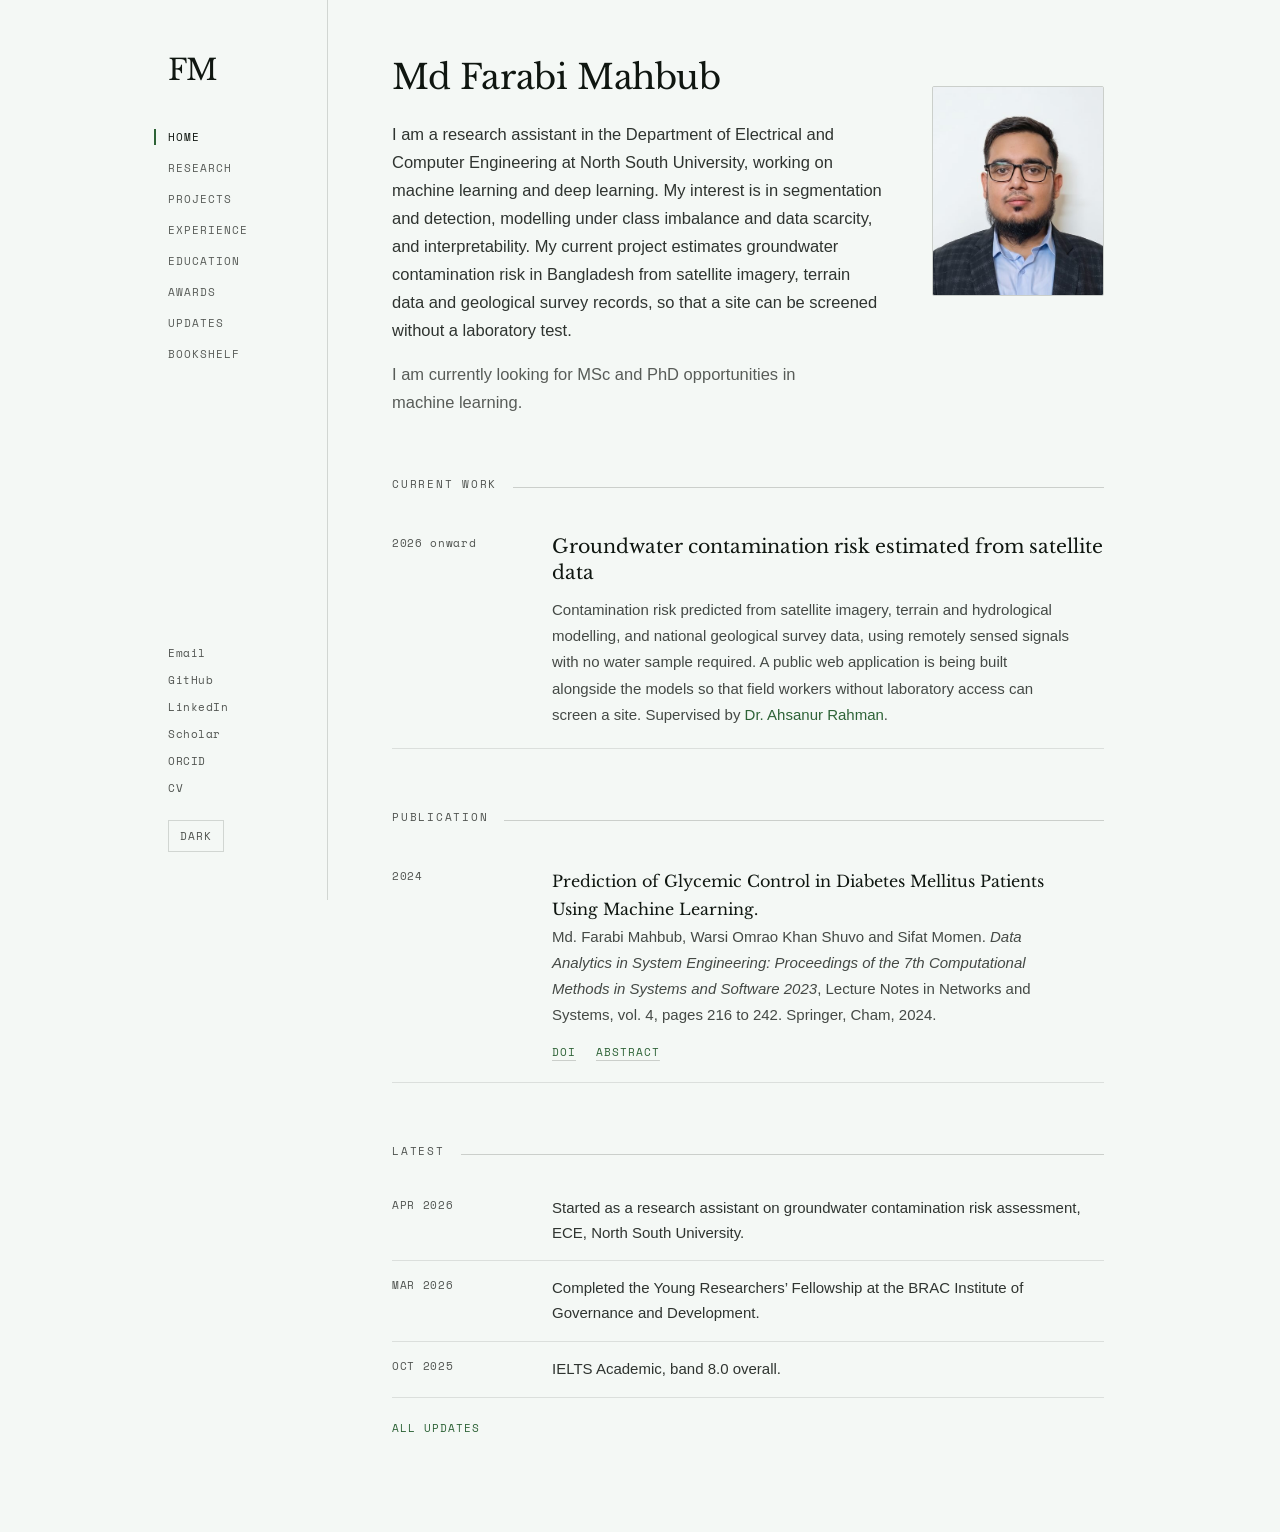
<file: index.html>
<!DOCTYPE html>
<html lang="en">
<head>
<meta charset="utf-8">
<meta name="viewport" content="width=device-width, initial-scale=1">
<title>Md Farabi Mahbub</title>
<meta name="description" content="Research assistant in Electrical and Computer Engineering at North South University. Machine learning and deep learning: segmentation and detection, learning under label scarcity, generative models, and interpretability.">
<meta name="google-site-verification" content="v5icGRv_xbPOg4D1aeQvTkvyldNkDUCDgBCeuep9qSk">
<link rel="icon" href="favicon.ico" sizes="48x48">
<link rel="icon" href="assets/favicon-192.png" type="image/png" sizes="192x192">
<link rel="icon" href="assets/favicon.svg" type="image/svg+xml">
<link rel="apple-touch-icon" href="assets/apple-touch-icon.png">
<link rel="preconnect" href="https://fonts.googleapis.com">
<link rel="preconnect" href="https://fonts.gstatic.com" crossorigin>
<link href="https://fonts.googleapis.com/css2?family=Libre+Baskerville:ital,wght@0,400;0,700;1,400&family=Space+Mono:wght@400&display=swap" rel="stylesheet">
<link rel="stylesheet" href="assets/style.css?v=9">
<link rel="canonical" href="https://farabimahbub.github.io/">
<meta property="og:url" content="https://farabimahbub.github.io/">
<meta property="og:type" content="profile">
<meta property="og:image" content="https://farabimahbub.github.io/assets/portrait.jpg">
<meta property="og:image:width" content="430">
<meta property="og:image:height" content="525">
<meta name="twitter:card" content="summary">
<meta property="og:site_name" content="Md Farabi Mahbub">
<meta property="og:title" content="Md Farabi Mahbub">
<meta property="og:description" content="Machine learning and deep learning: segmentation and detection, learning under label scarcity, and interpretability.">
<script>try{if(localStorage.getItem('fm-theme')==='dark')document.documentElement.setAttribute('data-theme','dark')}catch(e){}</script>
<script src="assets/main.js" defer></script>
<script type="application/ld+json">
{
  "@context": "https://schema.org",
  "@type": "ProfilePage",
  "url": "https://farabimahbub.github.io/",
  "mainEntity": {
    "@type": "Person",
    "name": "Md Farabi Mahbub",
    "alternateName": ["Farabi Mahbub", "Md. Farabi Mahbub"],
    "url": "https://farabimahbub.github.io/",
    "image": "https://farabimahbub.github.io/assets/portrait.jpg",
    "description": "Research assistant in Electrical and Computer Engineering at North South University, working on machine learning and deep learning.",
    "email": "mailto:farabimahbub@gmail.com",
    "jobTitle": "Research Assistant",
    "affiliation": {
      "@type": "CollegeOrUniversity",
      "name": "North South University",
      "department": "Department of Electrical and Computer Engineering"
    },
    "alumniOf": {
      "@type": "CollegeOrUniversity",
      "name": "North South University"
    },
    "knowsAbout": ["Machine learning", "Deep learning", "Computer vision", "Image segmentation", "Object detection", "Model architecture", "Generative models", "Learning under label scarcity", "Class imbalance", "Interpretability", "Remote sensing"],
    "identifier": "https://orcid.org/0009-0001-5805-5018",
    "sameAs": [
      "https://github.com/farabimahbub",
      "https://www.linkedin.com/in/farabimahbub",
      "https://scholar.google.com/citations?user=rqI1NVMAAAAJ",
      "https://orcid.org/0009-0001-5805-5018"
    ]
  }
}
</script>
<script type="application/ld+json">
{
  "@context": "https://schema.org",
  "@type": "WebSite",
  "name": "Md Farabi Mahbub",
  "alternateName": ["Farabi Mahbub", "farabimahbub.github.io"],
  "url": "https://farabimahbub.github.io/"
}
</script>
</head>
<body>
<a class="skip" href="#main">Skip to content</a>
<div class="layout">

  <aside class="sidebar">
    <a class="brand" href="index.html">FM</a>
    <nav class="nav" aria-label="Sections">
      <a href="index.html" aria-current="page">Home</a>
      <a href="research.html">Research</a>
      <a href="projects.html">Projects</a>
      <a href="experience.html">Experience</a>
      <a href="education.html">Education</a>
      <a href="awards.html">Awards</a>
      <a href="updates.html">Updates</a>
      <a href="bookshelf.html">Bookshelf</a>
    </nav>
    <div class="social">
      <a href="mailto:farabimahbub@gmail.com">Email</a>
      <a href="https://github.com/farabimahbub" target="_blank" rel="noopener">GitHub</a>
      <a href="https://www.linkedin.com/in/farabimahbub" target="_blank" rel="noopener">LinkedIn</a>
      <a href="https://scholar.google.com/citations?user=rqI1NVMAAAAJ" target="_blank" rel="noopener">Scholar</a>
      <a href="https://orcid.org/0009-0001-5805-5018" target="_blank" rel="noopener">ORCID</a>
      <a href="assets/cv.pdf">CV</a>
    </div>
    <button class="theme-toggle" id="theme-toggle" type="button">Dark</button>
  </aside>

  <main class="main" id="main">

    <div class="hero">
      <div>
        <h1 class="page-title">Md Farabi Mahbub</h1>
        <p class="lede">I am a research assistant in the Department of Electrical and Computer Engineering at North South University, working on machine learning and deep learning. My interest is in segmentation and detection, modelling under class imbalance and data scarcity, and interpretability. My current project estimates groundwater contamination risk in Bangladesh from satellite imagery, terrain data and geological survey records, so that a site can be screened without a laboratory test.</p>
        <p class="lede lede--mut">I am currently looking for MSc and PhD opportunities in machine learning.</p>
      </div>
      <img class="portrait" src="assets/portrait.jpg" alt="Md Farabi Mahbub" width="172" height="210" onerror="this.remove()">
    </div>

    <div class="section"><h2>Current work</h2></div>
    <div class="list">
      <div class="row">
        <div class="meta"><span>2026 onward</span></div>
        <div>
          <div class="row-head"><h3 class="row-title">Groundwater contamination risk estimated from satellite data</h3></div>
          <p>Contamination risk predicted from satellite imagery, terrain and hydrological modelling, and national geological survey data, using remotely sensed signals with no water sample required. A public web application is being built alongside the models so that field workers without laboratory access can screen a site. Supervised by <a href="https://ece.northsouth.edu/people/dr-ahsanur-rahman/" target="_blank" rel="noopener">Dr. Ahsanur Rahman</a>.</p>
        </div>
      </div>
    </div>

    <div class="section"><h2>Publication</h2></div>
    <div class="list">
      <div class="row">
        <div class="meta"><span>2024</span></div>
        <div>
          <p><span class="cite-title">Prediction of Glycemic Control in Diabetes Mellitus Patients Using Machine Learning.</span><br>Md. Farabi Mahbub, Warsi Omrao Khan Shuvo and Sifat Momen. <em>Data Analytics in System Engineering: Proceedings of the 7th Computational Methods in Systems and Software 2023</em>, Lecture Notes in Networks and Systems, vol. 4, pages 216 to 242. Springer, Cham, 2024.</p>
          <p class="pub-links"><a href="https://doi.org/10.1007/978-3-031-54820-8_18" target="_blank" rel="noopener">DOI</a><a href="research.html#publications">Abstract</a></p>
        </div>
      </div>
    </div>

    <div class="section"><h2>Latest</h2></div>
    <div class="list">
      <div class="line"><span class="meta">APR 2026</span><span>Started as a research assistant on groundwater contamination risk assessment, ECE, North South University.</span></div>
      <div class="line"><span class="meta">MAR 2026</span><span>Completed the Young Researchers&rsquo; Fellowship at the BRAC Institute of Governance and Development.</span></div>
      <div class="line"><span class="meta">OCT 2025</span><span>IELTS Academic, band 8.0 overall.</span></div>
    </div>
    <p class="more"><a href="updates.html">All updates</a></p>

  </main>
</div>
</body>
</html>
</file>
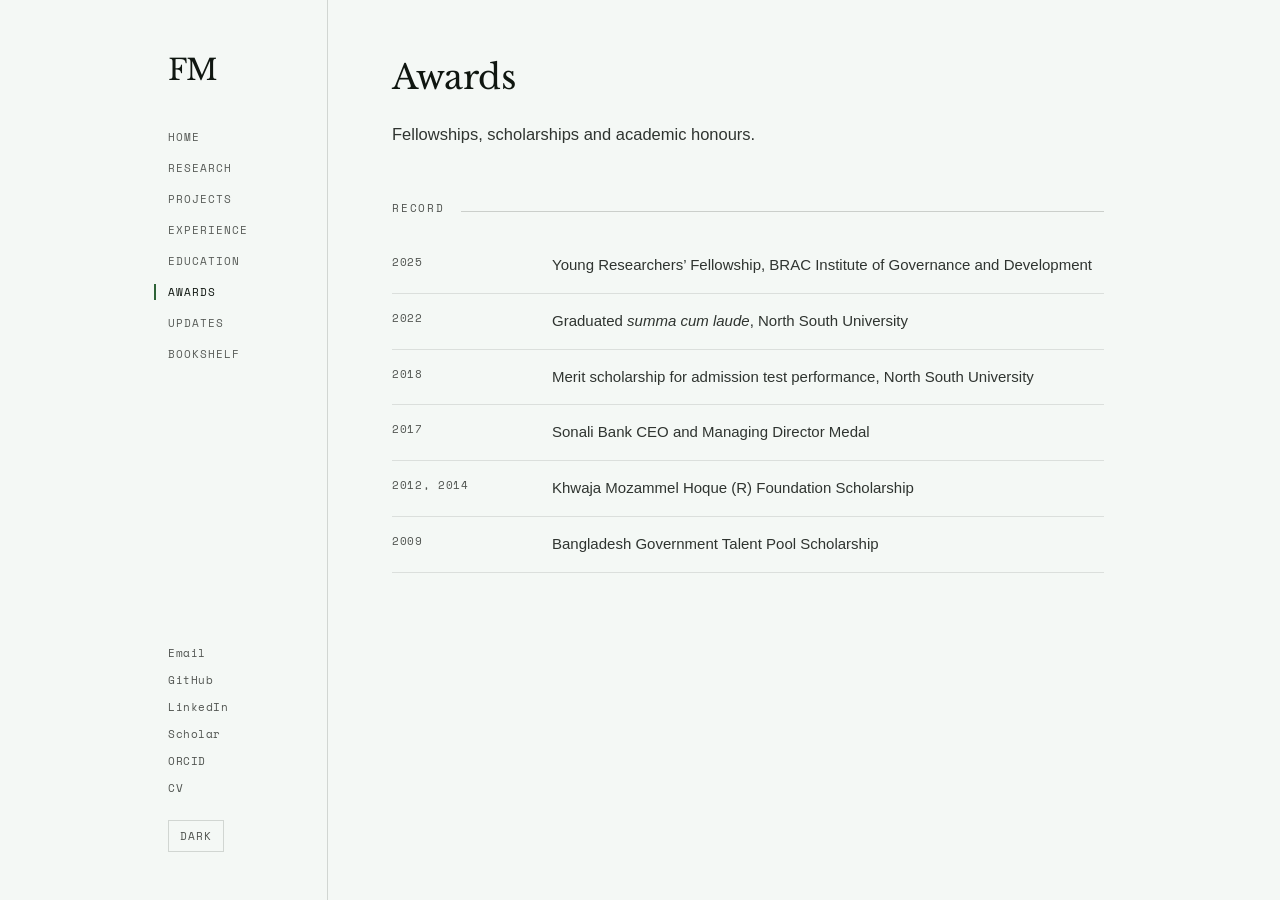
<file: awards.html>
<!DOCTYPE html>
<html lang="en">
<head>
<meta charset="utf-8">
<meta name="viewport" content="width=device-width, initial-scale=1">
<title>Awards &middot; Md Farabi Mahbub</title>
<meta name="description" content="Fellowships, scholarships and academic honours, including the Young Researchers' Fellowship at BIGD and graduating summa cum laude from North South University.">
<link rel="icon" href="favicon.ico" sizes="48x48">
<link rel="icon" href="assets/favicon-192.png" type="image/png" sizes="192x192">
<link rel="icon" href="assets/favicon.svg" type="image/svg+xml">
<link rel="apple-touch-icon" href="assets/apple-touch-icon.png">
<link rel="preconnect" href="https://fonts.googleapis.com">
<link rel="preconnect" href="https://fonts.gstatic.com" crossorigin>
<link href="https://fonts.googleapis.com/css2?family=Libre+Baskerville:ital,wght@0,400;0,700;1,400&family=Space+Mono:wght@400&display=swap" rel="stylesheet">
<link rel="stylesheet" href="assets/style.css?v=9">
<link rel="canonical" href="https://farabimahbub.github.io/awards.html">
<meta property="og:url" content="https://farabimahbub.github.io/awards.html">
<meta property="og:type" content="website">
<meta property="og:site_name" content="Md Farabi Mahbub">
<meta property="og:title" content="Awards &middot; Md Farabi Mahbub">
<script>try{if(localStorage.getItem('fm-theme')==='dark')document.documentElement.setAttribute('data-theme','dark')}catch(e){}</script>
<script src="assets/main.js" defer></script>
</head>
<body>
<a class="skip" href="#main">Skip to content</a>
<div class="layout">

  <aside class="sidebar">
    <a class="brand" href="index.html">FM</a>
    <nav class="nav" aria-label="Sections">
      <a href="index.html">Home</a>
      <a href="research.html">Research</a>
      <a href="projects.html">Projects</a>
      <a href="experience.html">Experience</a>
      <a href="education.html">Education</a>
      <a href="awards.html" aria-current="page">Awards</a>
      <a href="updates.html">Updates</a>
      <a href="bookshelf.html">Bookshelf</a>
    </nav>
    <div class="social">
      <a href="mailto:farabimahbub@gmail.com">Email</a>
      <a href="https://github.com/farabimahbub" target="_blank" rel="noopener">GitHub</a>
      <a href="https://www.linkedin.com/in/farabimahbub" target="_blank" rel="noopener">LinkedIn</a>
      <a href="https://scholar.google.com/citations?user=rqI1NVMAAAAJ" target="_blank" rel="noopener">Scholar</a>
      <a href="https://orcid.org/0009-0001-5805-5018" target="_blank" rel="noopener">ORCID</a>
      <a href="assets/cv.pdf">CV</a>
    </div>
    <button class="theme-toggle" id="theme-toggle" type="button">Dark</button>
  </aside>

  <main class="main" id="main">

    <h1 class="page-title">Awards</h1>
    <p class="lede">Fellowships, scholarships and academic honours.</p>

    <div class="section"><h2>Record</h2></div>
    <div class="list">
      <div class="line"><span class="meta">2025</span><span>Young Researchers&rsquo; Fellowship, BRAC Institute of Governance and Development</span></div>
      <div class="line"><span class="meta">2022</span><span>Graduated <em>summa cum laude</em>, North South University</span></div>
      <div class="line"><span class="meta">2018</span><span>Merit scholarship for admission test performance, North South University</span></div>
      <div class="line"><span class="meta">2017</span><span>Sonali Bank CEO and Managing Director Medal</span></div>
      <div class="line"><span class="meta">2012, 2014</span><span>Khwaja Mozammel Hoque (R) Foundation Scholarship</span></div>
      <div class="line"><span class="meta">2009</span><span>Bangladesh Government Talent Pool Scholarship</span></div>
    </div>

  </main>
</div>
</body>
</html>
</file>
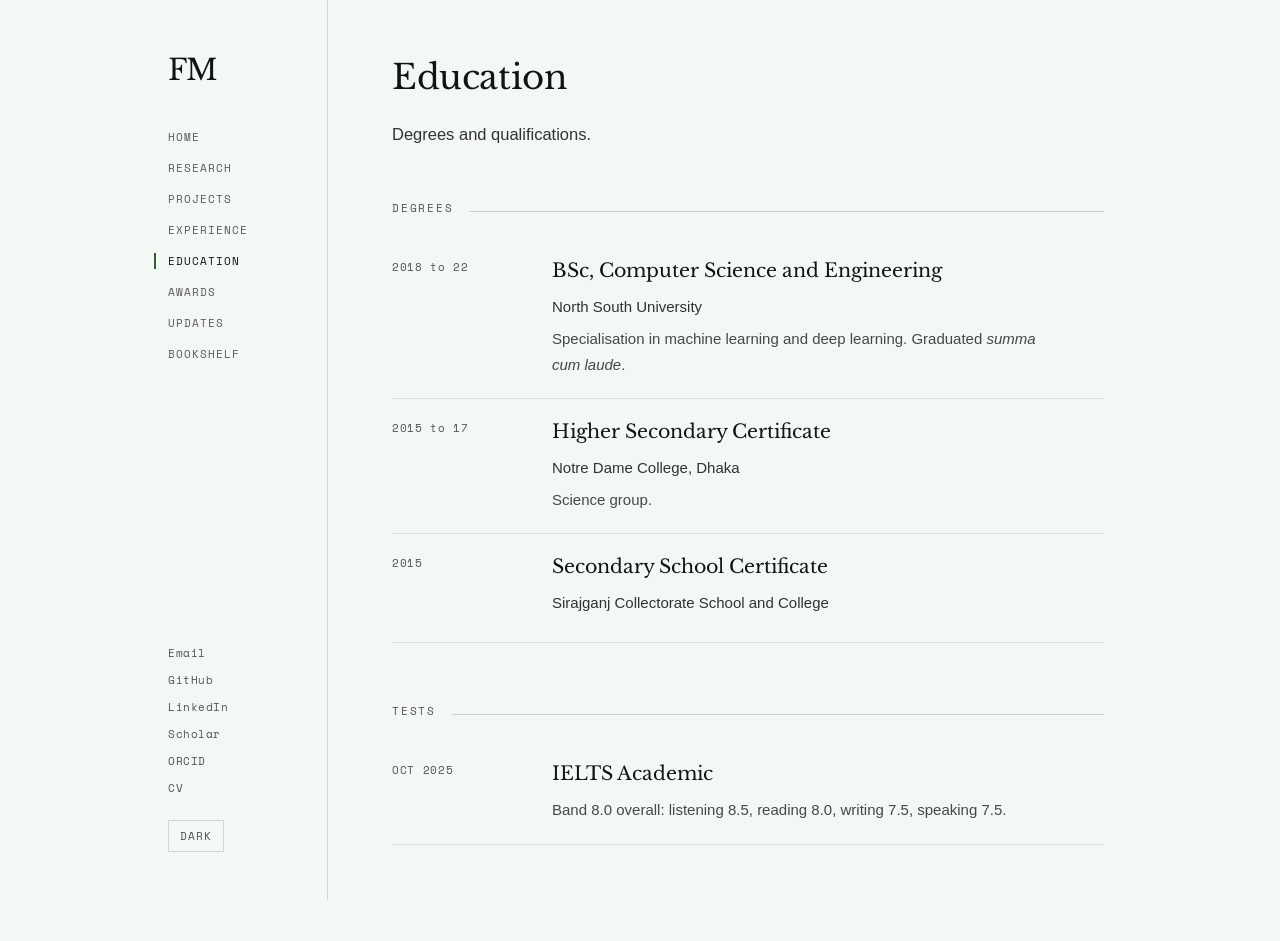
<file: education.html>
<!DOCTYPE html>
<html lang="en">
<head>
<meta charset="utf-8">
<meta name="viewport" content="width=device-width, initial-scale=1">
<title>Education &middot; Md Farabi Mahbub</title>
<meta name="description" content="BSc in Computer Science and Engineering from North South University, graduated summa cum laude, with a specialisation in machine learning and deep learning.">
<link rel="icon" href="favicon.ico" sizes="48x48">
<link rel="icon" href="assets/favicon-192.png" type="image/png" sizes="192x192">
<link rel="icon" href="assets/favicon.svg" type="image/svg+xml">
<link rel="apple-touch-icon" href="assets/apple-touch-icon.png">
<link rel="preconnect" href="https://fonts.googleapis.com">
<link rel="preconnect" href="https://fonts.gstatic.com" crossorigin>
<link href="https://fonts.googleapis.com/css2?family=Libre+Baskerville:ital,wght@0,400;0,700;1,400&family=Space+Mono:wght@400&display=swap" rel="stylesheet">
<link rel="stylesheet" href="assets/style.css?v=9">
<link rel="canonical" href="https://farabimahbub.github.io/education.html">
<meta property="og:url" content="https://farabimahbub.github.io/education.html">
<meta property="og:type" content="website">
<meta property="og:site_name" content="Md Farabi Mahbub">
<meta property="og:title" content="Education &middot; Md Farabi Mahbub">
<script>try{if(localStorage.getItem('fm-theme')==='dark')document.documentElement.setAttribute('data-theme','dark')}catch(e){}</script>
<script src="assets/main.js" defer></script>
</head>
<body>
<a class="skip" href="#main">Skip to content</a>
<div class="layout">

  <aside class="sidebar">
    <a class="brand" href="index.html">FM</a>
    <nav class="nav" aria-label="Sections">
      <a href="index.html">Home</a>
      <a href="research.html">Research</a>
      <a href="projects.html">Projects</a>
      <a href="experience.html">Experience</a>
      <a href="education.html" aria-current="page">Education</a>
      <a href="awards.html">Awards</a>
      <a href="updates.html">Updates</a>
      <a href="bookshelf.html">Bookshelf</a>
    </nav>
    <div class="social">
      <a href="mailto:farabimahbub@gmail.com">Email</a>
      <a href="https://github.com/farabimahbub" target="_blank" rel="noopener">GitHub</a>
      <a href="https://www.linkedin.com/in/farabimahbub" target="_blank" rel="noopener">LinkedIn</a>
      <a href="https://scholar.google.com/citations?user=rqI1NVMAAAAJ" target="_blank" rel="noopener">Scholar</a>
      <a href="https://orcid.org/0009-0001-5805-5018" target="_blank" rel="noopener">ORCID</a>
      <a href="assets/cv.pdf">CV</a>
    </div>
    <button class="theme-toggle" id="theme-toggle" type="button">Dark</button>
  </aside>

  <main class="main" id="main">

    <h1 class="page-title">Education</h1>
    <p class="lede">Degrees and qualifications.</p>

    <div class="section"><h2>Degrees</h2></div>
    <div class="list">

      <div class="row">
        <div class="meta"><span>2018 to 22</span></div>
        <div>
          <div class="row-head"><h3 class="row-title">BSc, Computer Science and Engineering</h3></div>
          <p class="row-org">North South University</p>
          <p>Specialisation in machine learning and deep learning. Graduated <em>summa cum laude</em>.</p>
        </div>
      </div>

      <div class="row">
        <div class="meta"><span>2015 to 17</span></div>
        <div>
          <div class="row-head"><h3 class="row-title">Higher Secondary Certificate</h3></div>
          <p class="row-org">Notre Dame College, Dhaka</p>
          <p>Science group.</p>
        </div>
      </div>

      <div class="row">
        <div class="meta"><span>2015</span></div>
        <div>
          <div class="row-head"><h3 class="row-title">Secondary School Certificate</h3></div>
          <p class="row-org">Sirajganj Collectorate School and College</p>
        </div>
      </div>

    </div>

    <div class="section"><h2>Tests</h2></div>
    <div class="list">
      <div class="row">
        <div class="meta"><span>OCT 2025</span></div>
        <div>
          <div class="row-head"><h3 class="row-title">IELTS Academic</h3></div>
          <p>Band 8.0 overall: listening 8.5, reading 8.0, writing 7.5, speaking 7.5.</p>
        </div>
      </div>
    </div>

  </main>
</div>
</body>
</html>
</file>
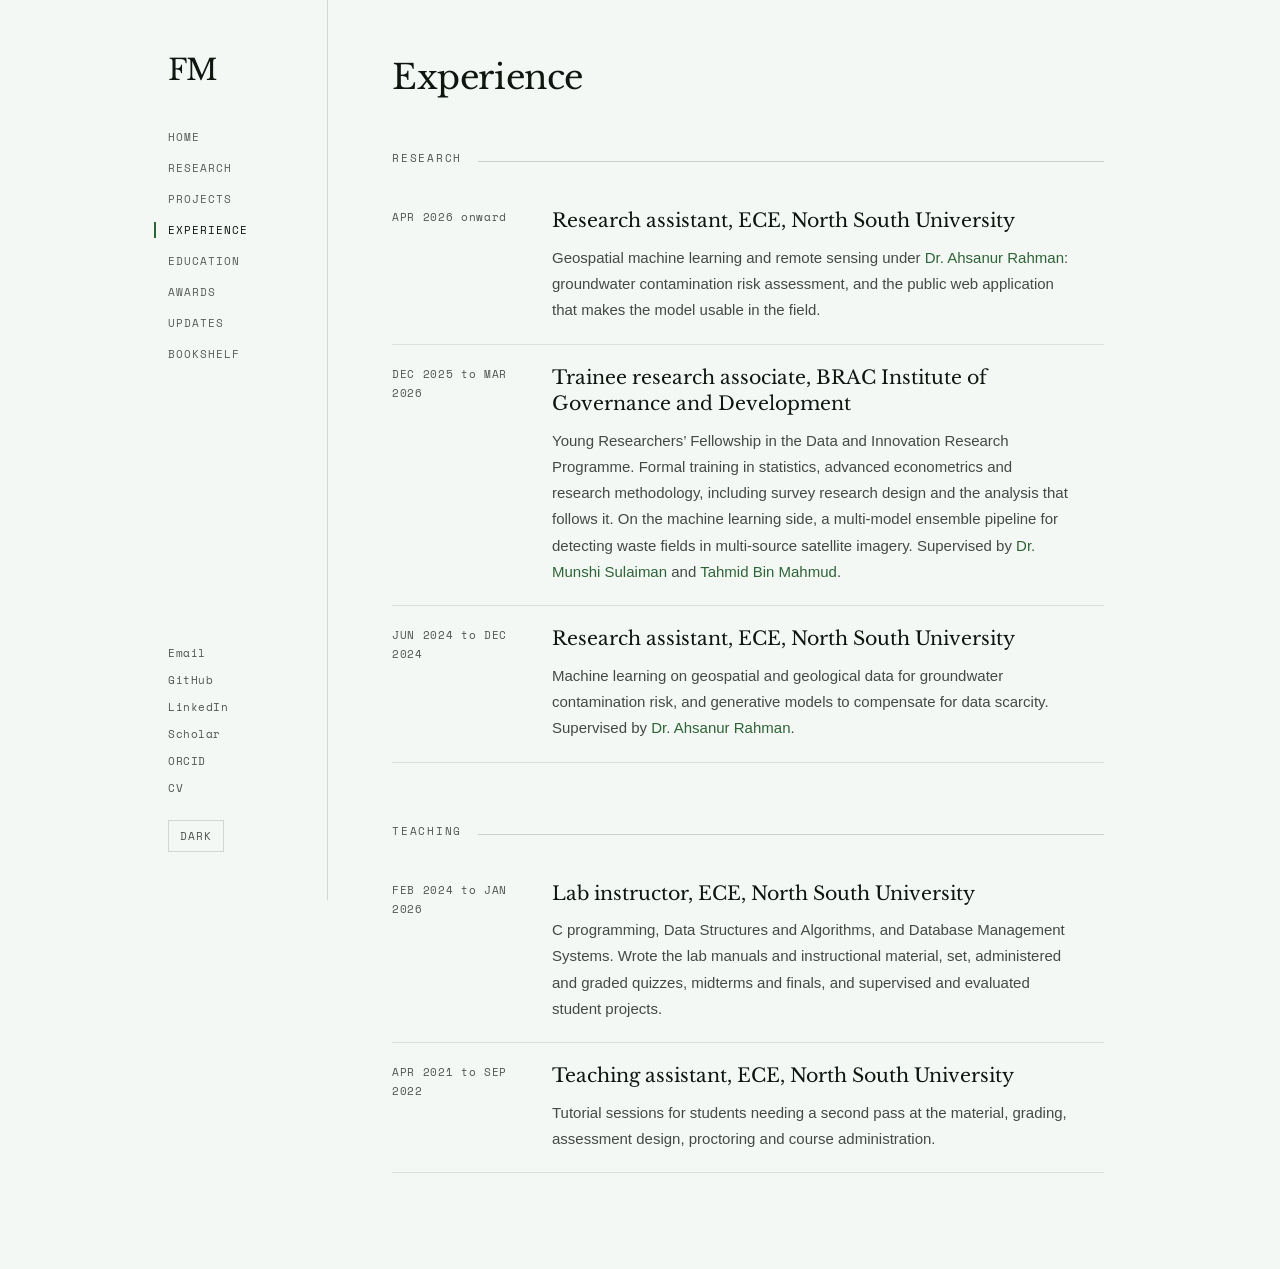
<file: experience.html>
<!DOCTYPE html>
<html lang="en">
<head>
<meta charset="utf-8">
<meta name="viewport" content="width=device-width, initial-scale=1">
<title>Experience &middot; Md Farabi Mahbub</title>
<meta name="description" content="Research appointments at North South University and the BRAC Institute of Governance and Development, plus teaching in Electrical and Computer Engineering.">
<link rel="icon" href="favicon.ico" sizes="48x48">
<link rel="icon" href="assets/favicon-192.png" type="image/png" sizes="192x192">
<link rel="icon" href="assets/favicon.svg" type="image/svg+xml">
<link rel="apple-touch-icon" href="assets/apple-touch-icon.png">
<link rel="preconnect" href="https://fonts.googleapis.com">
<link rel="preconnect" href="https://fonts.gstatic.com" crossorigin>
<link href="https://fonts.googleapis.com/css2?family=Libre+Baskerville:ital,wght@0,400;0,700;1,400&family=Space+Mono:wght@400&display=swap" rel="stylesheet">
<link rel="stylesheet" href="assets/style.css?v=9">
<link rel="canonical" href="https://farabimahbub.github.io/experience.html">
<meta property="og:url" content="https://farabimahbub.github.io/experience.html">
<meta property="og:type" content="website">
<meta property="og:site_name" content="Md Farabi Mahbub">
<meta property="og:title" content="Experience &middot; Md Farabi Mahbub">
<script>try{if(localStorage.getItem('fm-theme')==='dark')document.documentElement.setAttribute('data-theme','dark')}catch(e){}</script>
<script src="assets/main.js" defer></script>
</head>
<body>
<a class="skip" href="#main">Skip to content</a>
<div class="layout">

  <aside class="sidebar">
    <a class="brand" href="index.html">FM</a>
    <nav class="nav" aria-label="Sections">
      <a href="index.html">Home</a>
      <a href="research.html">Research</a>
      <a href="projects.html">Projects</a>
      <a href="experience.html" aria-current="page">Experience</a>
      <a href="education.html">Education</a>
      <a href="awards.html">Awards</a>
      <a href="updates.html">Updates</a>
      <a href="bookshelf.html">Bookshelf</a>
    </nav>
    <div class="social">
      <a href="mailto:farabimahbub@gmail.com">Email</a>
      <a href="https://github.com/farabimahbub" target="_blank" rel="noopener">GitHub</a>
      <a href="https://www.linkedin.com/in/farabimahbub" target="_blank" rel="noopener">LinkedIn</a>
      <a href="https://scholar.google.com/citations?user=rqI1NVMAAAAJ" target="_blank" rel="noopener">Scholar</a>
      <a href="https://orcid.org/0009-0001-5805-5018" target="_blank" rel="noopener">ORCID</a>
      <a href="assets/cv.pdf">CV</a>
    </div>
    <button class="theme-toggle" id="theme-toggle" type="button">Dark</button>
  </aside>

  <main class="main" id="main">

    <h1 class="page-title">Experience</h1>
    <div class="section"><h2>Research</h2></div>
    <div class="list">

      <div class="row">
        <div class="meta"><span>APR 2026 onward</span></div>
        <div>
          <div class="row-head"><h3 class="row-title">Research assistant, ECE, North South University</h3></div>
          <p>Geospatial machine learning and remote sensing under <a href="https://ece.northsouth.edu/people/dr-ahsanur-rahman/" target="_blank" rel="noopener">Dr. Ahsanur Rahman</a>: groundwater contamination risk assessment, and the public web application that makes the model usable in the field.</p>
        </div>
      </div>

      <div class="row">
        <div class="meta"><span>DEC 2025 to MAR 2026</span></div>
        <div>
          <div class="row-head"><h3 class="row-title">Trainee research associate, BRAC Institute of Governance and Development</h3></div>
          <p>Young Researchers&rsquo; Fellowship in the Data and Innovation Research Programme. Formal training in statistics, advanced econometrics and research methodology, including survey research design and the analysis that follows it. On the machine learning side, a multi-model ensemble pipeline for detecting waste fields in multi-source satellite imagery. Supervised by <a href="https://bigd.bracu.ac.bd/staffprofile/munshi-sulaiman/" target="_blank" rel="noopener">Dr. Munshi Sulaiman</a> and <a href="https://bigd.bracu.ac.bd/staffprofile/tahmid-bin-mahmud/" target="_blank" rel="noopener">Tahmid Bin Mahmud</a>.</p>
        </div>
      </div>

      <div class="row">
        <div class="meta"><span>JUN 2024 to DEC 2024</span></div>
        <div>
          <div class="row-head"><h3 class="row-title">Research assistant, ECE, North South University</h3></div>
          <p>Machine learning on geospatial and geological data for groundwater contamination risk, and generative models to compensate for data scarcity. Supervised by <a href="https://ece.northsouth.edu/people/dr-ahsanur-rahman/" target="_blank" rel="noopener">Dr. Ahsanur Rahman</a>.</p>
        </div>
      </div>

    </div>

    <div class="section"><h2>Teaching</h2></div>
    <div class="list">

      <div class="row">
        <div class="meta"><span>FEB 2024 to JAN 2026</span></div>
        <div>
          <div class="row-head"><h3 class="row-title">Lab instructor, ECE, North South University</h3></div>
          <p>C programming, Data Structures and Algorithms, and Database Management Systems. Wrote the lab manuals and instructional material, set, administered and graded quizzes, midterms and finals, and supervised and evaluated student projects.</p>
        </div>
      </div>

      <div class="row">
        <div class="meta"><span>APR 2021 to SEP 2022</span></div>
        <div>
          <div class="row-head"><h3 class="row-title">Teaching assistant, ECE, North South University</h3></div>
          <p>Tutorial sessions for students needing a second pass at the material, grading, assessment design, proctoring and course administration.</p>
        </div>
      </div>

    </div>

  </main>
</div>
</body>
</html>
</file>
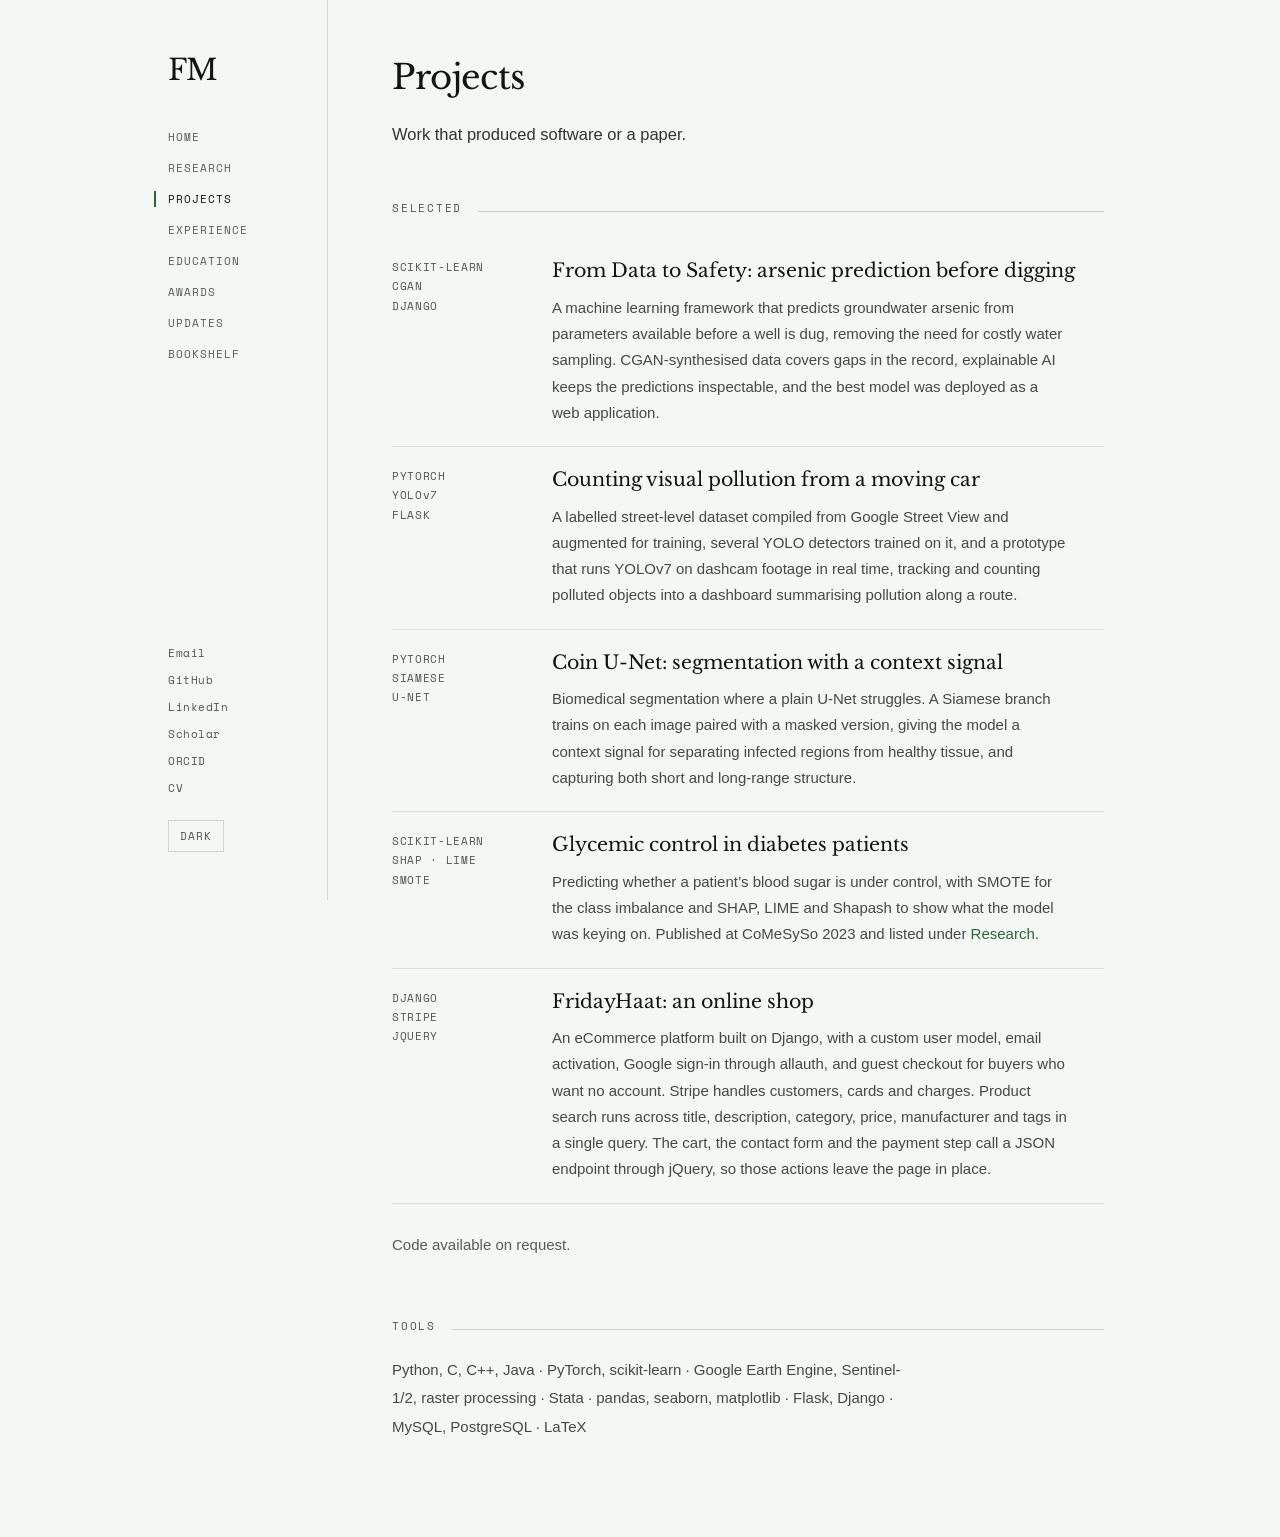
<file: projects.html>
<!DOCTYPE html>
<html lang="en">
<head>
<meta charset="utf-8">
<meta name="viewport" content="width=device-width, initial-scale=1">
<title>Projects &middot; Md Farabi Mahbub</title>
<meta name="description" content="Selected machine learning projects: arsenic prediction before digging, visual pollution detection from dashcam video, Coin U-Net segmentation, glycemic control prediction.">
<link rel="icon" href="favicon.ico" sizes="48x48">
<link rel="icon" href="assets/favicon-192.png" type="image/png" sizes="192x192">
<link rel="icon" href="assets/favicon.svg" type="image/svg+xml">
<link rel="apple-touch-icon" href="assets/apple-touch-icon.png">
<link rel="preconnect" href="https://fonts.googleapis.com">
<link rel="preconnect" href="https://fonts.gstatic.com" crossorigin>
<link href="https://fonts.googleapis.com/css2?family=Libre+Baskerville:ital,wght@0,400;0,700;1,400&family=Space+Mono:wght@400&display=swap" rel="stylesheet">
<link rel="stylesheet" href="assets/style.css?v=9">
<link rel="canonical" href="https://farabimahbub.github.io/projects.html">
<meta property="og:url" content="https://farabimahbub.github.io/projects.html">
<meta property="og:type" content="website">
<meta property="og:site_name" content="Md Farabi Mahbub">
<meta property="og:title" content="Projects &middot; Md Farabi Mahbub">
<script>try{if(localStorage.getItem('fm-theme')==='dark')document.documentElement.setAttribute('data-theme','dark')}catch(e){}</script>
<script src="assets/main.js" defer></script>
</head>
<body>
<a class="skip" href="#main">Skip to content</a>
<div class="layout">

  <aside class="sidebar">
    <a class="brand" href="index.html">FM</a>
    <nav class="nav" aria-label="Sections">
      <a href="index.html">Home</a>
      <a href="research.html">Research</a>
      <a href="projects.html" aria-current="page">Projects</a>
      <a href="experience.html">Experience</a>
      <a href="education.html">Education</a>
      <a href="awards.html">Awards</a>
      <a href="updates.html">Updates</a>
      <a href="bookshelf.html">Bookshelf</a>
    </nav>
    <div class="social">
      <a href="mailto:farabimahbub@gmail.com">Email</a>
      <a href="https://github.com/farabimahbub" target="_blank" rel="noopener">GitHub</a>
      <a href="https://www.linkedin.com/in/farabimahbub" target="_blank" rel="noopener">LinkedIn</a>
      <a href="https://scholar.google.com/citations?user=rqI1NVMAAAAJ" target="_blank" rel="noopener">Scholar</a>
      <a href="https://orcid.org/0009-0001-5805-5018" target="_blank" rel="noopener">ORCID</a>
      <a href="assets/cv.pdf">CV</a>
    </div>
    <button class="theme-toggle" id="theme-toggle" type="button">Dark</button>
  </aside>

  <main class="main" id="main">

    <h1 class="page-title">Projects</h1>
    <p class="lede">Work that produced software or a paper.</p>

    <div class="section"><h2>Selected</h2></div>
    <div class="list">

      <div class="row">
        <div class="meta"><span>SCIKIT-LEARN</span><span>CGAN</span><span>DJANGO</span></div>
        <div>
          <div class="row-head"><h3 class="row-title">From Data to Safety: arsenic prediction before digging</h3></div>
          <p>A machine learning framework that predicts groundwater arsenic from parameters available before a well is dug, removing the need for costly water sampling. CGAN-synthesised data covers gaps in the record, explainable AI keeps the predictions inspectable, and the best model was deployed as a web application.</p>
        </div>
      </div>

      <div class="row">
        <div class="meta"><span>PYTORCH</span><span>YOLOv7</span><span>FLASK</span></div>
        <div>
          <div class="row-head"><h3 class="row-title">Counting visual pollution from a moving car</h3></div>
          <p>A labelled street-level dataset compiled from Google Street View and augmented for training, several YOLO detectors trained on it, and a prototype that runs YOLOv7 on dashcam footage in real time, tracking and counting polluted objects into a dashboard summarising pollution along a route.</p>
        </div>
      </div>

      <div class="row">
        <div class="meta"><span>PYTORCH</span><span>SIAMESE</span><span>U-NET</span></div>
        <div>
          <div class="row-head"><h3 class="row-title">Coin U-Net: segmentation with a context signal</h3></div>
          <p>Biomedical segmentation where a plain U-Net struggles. A Siamese branch trains on each image paired with a masked version, giving the model a context signal for separating infected regions from healthy tissue, and capturing both short and long-range structure.</p>
        </div>
      </div>

      <div class="row">
        <div class="meta"><span>SCIKIT-LEARN</span><span>SHAP &middot; LIME</span><span>SMOTE</span></div>
        <div>
          <div class="row-head"><h3 class="row-title">Glycemic control in diabetes patients</h3></div>
          <p>Predicting whether a patient&rsquo;s blood sugar is under control, with SMOTE for the class imbalance and SHAP, LIME and Shapash to show what the model was keying on. Published at CoMeSySo 2023 and listed under <a href="research.html">Research</a>.</p>
        </div>
      </div>
      <div class="row">
        <div class="meta"><span>DJANGO</span><span>STRIPE</span><span>JQUERY</span></div>
        <div>
          <div class="row-head"><h3 class="row-title">FridayHaat: an online shop</h3></div>
          <p>An eCommerce platform built on Django, with a custom user model, email activation, Google sign-in through allauth, and guest checkout for buyers who want no account. Stripe handles customers, cards and charges. Product search runs across title, description, category, price, manufacturer and tags in a single query. The cart, the contact form and the payment step call a JSON endpoint through jQuery, so those actions leave the page in place.</p>
        </div>
      </div>

    </div>

    <p class="note">Code available on request.</p>

    <div class="section"><h2>Tools</h2></div>
    <p class="tools">Python, C, C++, Java &middot; PyTorch, scikit-learn &middot; Google Earth Engine, Sentinel-1/2, raster processing &middot; Stata &middot; pandas, seaborn, matplotlib &middot; Flask, Django &middot; MySQL, PostgreSQL &middot; LaTeX</p>


  </main>
</div>
</body>
</html>
</file>
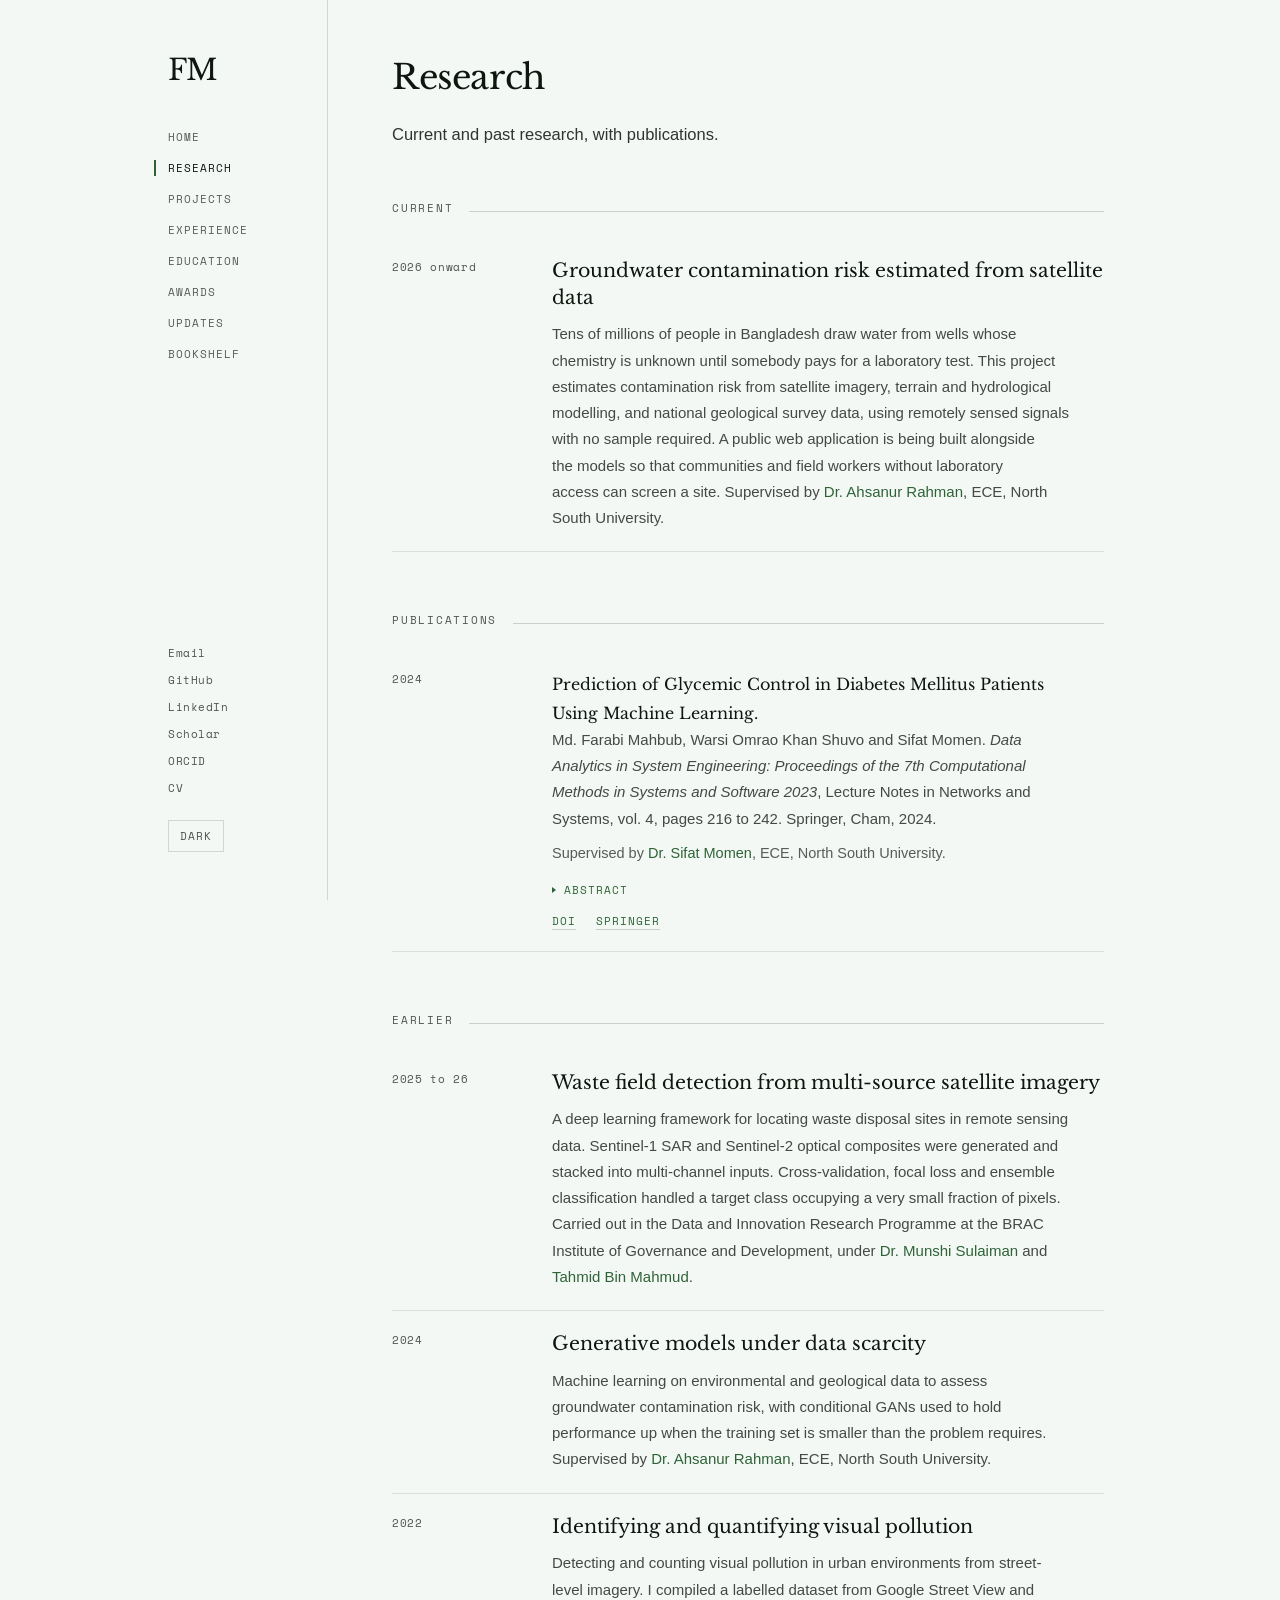
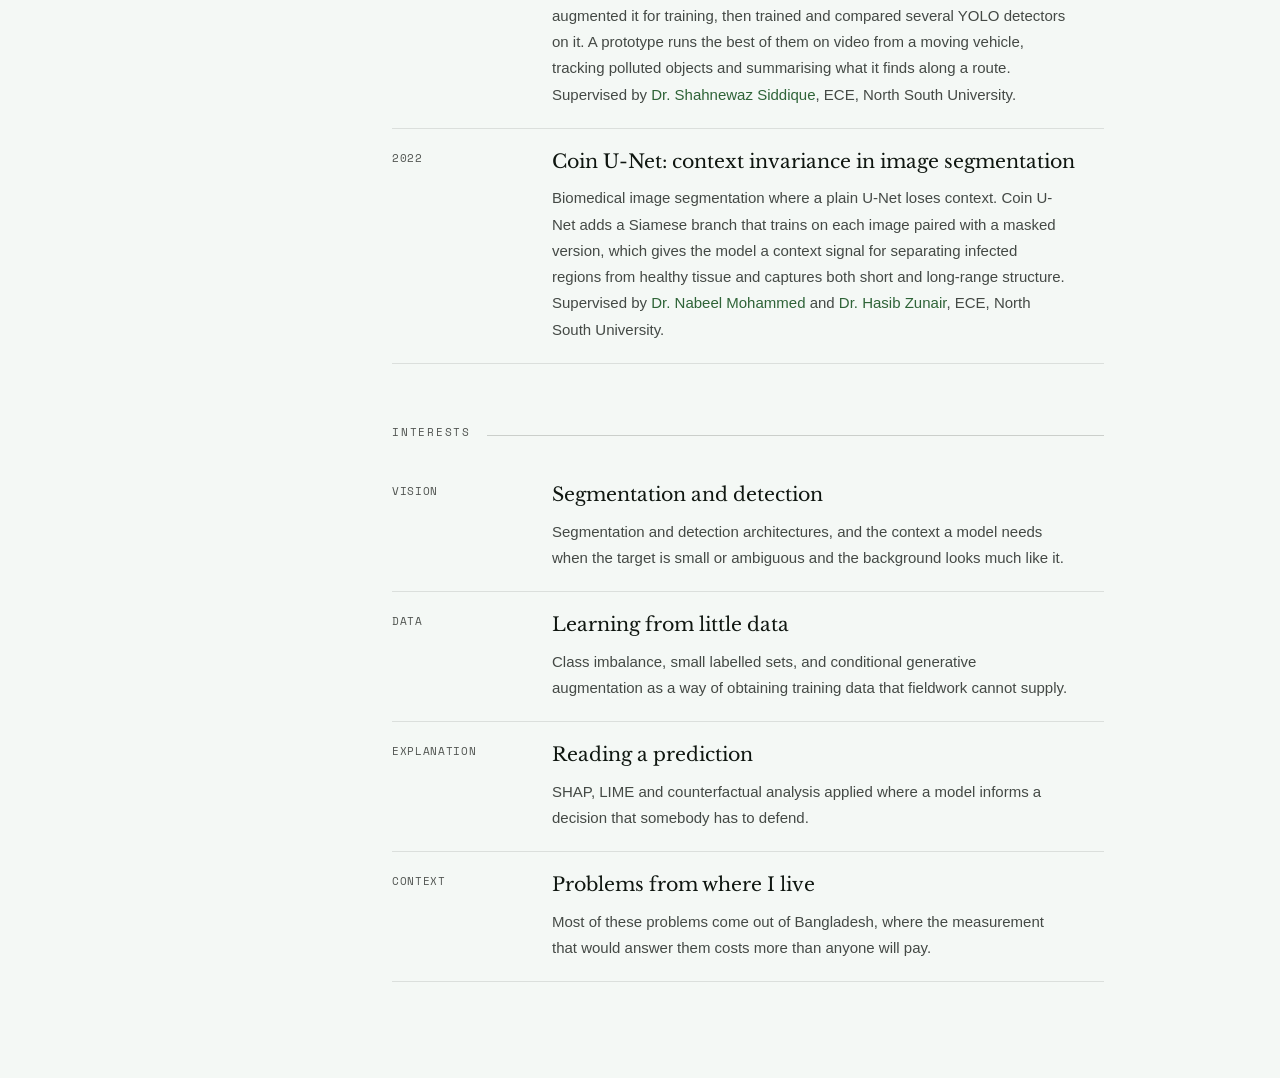
<file: research.html>
<!DOCTYPE html>
<html lang="en">
<head>
<meta charset="utf-8">
<meta name="viewport" content="width=device-width, initial-scale=1">
<title>Research &middot; Md Farabi Mahbub</title>
<meta name="description" content="Machine learning under label scarcity and class imbalance: segmentation and detection, generative models, and interpretability.">
<link rel="icon" href="favicon.ico" sizes="48x48">
<link rel="icon" href="assets/favicon-192.png" type="image/png" sizes="192x192">
<link rel="icon" href="assets/favicon.svg" type="image/svg+xml">
<link rel="apple-touch-icon" href="assets/apple-touch-icon.png">
<link rel="preconnect" href="https://fonts.googleapis.com">
<link rel="preconnect" href="https://fonts.gstatic.com" crossorigin>
<link href="https://fonts.googleapis.com/css2?family=Libre+Baskerville:ital,wght@0,400;0,700;1,400&family=Space+Mono:wght@400&display=swap" rel="stylesheet">
<link rel="stylesheet" href="assets/style.css?v=9">
<link rel="canonical" href="https://farabimahbub.github.io/research.html">
<meta property="og:url" content="https://farabimahbub.github.io/research.html">
<meta property="og:type" content="website">
<meta property="og:site_name" content="Md Farabi Mahbub">
<meta property="og:title" content="Research &middot; Md Farabi Mahbub">
<script>try{if(localStorage.getItem('fm-theme')==='dark')document.documentElement.setAttribute('data-theme','dark')}catch(e){}</script>
<script src="assets/main.js" defer></script>
</head>
<body>
<a class="skip" href="#main">Skip to content</a>
<div class="layout">

  <aside class="sidebar">
    <a class="brand" href="index.html">FM</a>
    <nav class="nav" aria-label="Sections">
      <a href="index.html">Home</a>
      <a href="research.html" aria-current="page">Research</a>
      <a href="projects.html">Projects</a>
      <a href="experience.html">Experience</a>
      <a href="education.html">Education</a>
      <a href="awards.html">Awards</a>
      <a href="updates.html">Updates</a>
      <a href="bookshelf.html">Bookshelf</a>
    </nav>
    <div class="social">
      <a href="mailto:farabimahbub@gmail.com">Email</a>
      <a href="https://github.com/farabimahbub" target="_blank" rel="noopener">GitHub</a>
      <a href="https://www.linkedin.com/in/farabimahbub" target="_blank" rel="noopener">LinkedIn</a>
      <a href="https://scholar.google.com/citations?user=rqI1NVMAAAAJ" target="_blank" rel="noopener">Scholar</a>
      <a href="https://orcid.org/0009-0001-5805-5018" target="_blank" rel="noopener">ORCID</a>
      <a href="assets/cv.pdf">CV</a>
    </div>
    <button class="theme-toggle" id="theme-toggle" type="button">Dark</button>
  </aside>

  <main class="main" id="main">

    <h1 class="page-title">Research</h1>
    <p class="lede">Current and past research, with publications.</p>

    <div class="section"><h2>Current</h2></div>
    <div class="list">
      <div class="row">
        <div class="meta"><span>2026 onward</span></div>
        <div>
          <div class="row-head"><h3 class="row-title">Groundwater contamination risk estimated from satellite data</h3></div>
          <p>Tens of millions of people in Bangladesh draw water from wells whose chemistry is unknown until somebody pays for a laboratory test. This project estimates contamination risk from satellite imagery, terrain and hydrological modelling, and national geological survey data, using remotely sensed signals with no sample required. A public web application is being built alongside the models so that communities and field workers without laboratory access can screen a site. Supervised by <a href="https://ece.northsouth.edu/people/dr-ahsanur-rahman/" target="_blank" rel="noopener">Dr. Ahsanur Rahman</a>, ECE, North South University.</p>
        </div>
      </div>
    </div>

    <div class="section" id="publications"><h2>Publications</h2></div>
    <div class="list">
      <div class="row">
        <div class="meta"><span>2024</span></div>
        <div>
          <p><span class="cite-title">Prediction of Glycemic Control in Diabetes Mellitus Patients Using Machine Learning.</span><br>Md. Farabi Mahbub, Warsi Omrao Khan Shuvo and Sifat Momen. <em>Data Analytics in System Engineering: Proceedings of the 7th Computational Methods in Systems and Software 2023</em>, Lecture Notes in Networks and Systems, vol. 4, pages 216 to 242. Springer, Cham, 2024.</p>
          <p class="pub-note">Supervised by <a href="https://ece.northsouth.edu/people/dr-sifat-momen/" target="_blank" rel="noopener">Dr. Sifat Momen</a>, ECE, North South University.</p>
          <details class="abstract">
            <summary>Abstract</summary>
            <p>While machine learning has made significant strides in diabetes prediction, glycemic control, a crucial aspect of diabetes management, remains understudied and calls for enhanced forecasting techniques. In addition to economic benefits, proper glycemic control also functions as a preventative measure against potential health complications. This paper aims to provide an accurate and reliable approach to predicting glycemic control in individuals afflicted with diabetes mellitus using advanced machine learning techniques. A vast and comprehensive dataset comprising 77,724 recently diagnosed diabetes patients from Istanbul province of Turkey in the year 2017 has been used in this study. Redundant features were eliminated and class imbalance was mitigated through the implementation of various sampling techniques. A collection of nine machine learning algorithms were utilized in order to predict glycemic control. Among the various trained models, LightGBM and CatBoost demonstrated exceptional performance, outperforming all other models with accuracy and AUC values of 83.36% and 89.49%, and 83.13% and 89.24% respectively. Explainable AI tools, such as LIME and SHAP, were employed to comprehend the predictions of the models and gain insights into important features.</p>
          </details>
          <p class="pub-links"><a href="https://doi.org/10.1007/978-3-031-54820-8_18" target="_blank" rel="noopener">DOI</a><a href="https://link.springer.com/chapter/10.1007/978-3-031-54820-8_18" target="_blank" rel="noopener">Springer</a></p>
        </div>
      </div>
    </div>

    <div class="section"><h2>Earlier</h2></div>
    <div class="list">
      <div class="row">
        <div class="meta"><span>2025 to 26</span></div>
        <div>
          <div class="row-head"><h3 class="row-title">Waste field detection from multi-source satellite imagery</h3></div>
          <p>A deep learning framework for locating waste disposal sites in remote sensing data. Sentinel-1 SAR and Sentinel-2 optical composites were generated and stacked into multi-channel inputs. Cross-validation, focal loss and ensemble classification handled a target class occupying a very small fraction of pixels. Carried out in the Data and Innovation Research Programme at the BRAC Institute of Governance and Development, under <a href="https://bigd.bracu.ac.bd/staffprofile/munshi-sulaiman/" target="_blank" rel="noopener">Dr. Munshi Sulaiman</a> and <a href="https://bigd.bracu.ac.bd/staffprofile/tahmid-bin-mahmud/" target="_blank" rel="noopener">Tahmid Bin Mahmud</a>.</p>
        </div>
      </div>
      <div class="row">
        <div class="meta"><span>2024</span></div>
        <div>
          <div class="row-head"><h3 class="row-title">Generative models under data scarcity</h3></div>
          <p>Machine learning on environmental and geological data to assess groundwater contamination risk, with conditional GANs used to hold performance up when the training set is smaller than the problem requires. Supervised by <a href="https://ece.northsouth.edu/people/dr-ahsanur-rahman/" target="_blank" rel="noopener">Dr. Ahsanur Rahman</a>, ECE, North South University.</p>
        </div>
      </div>
      <div class="row">
        <div class="meta"><span>2022</span></div>
        <div>
          <div class="row-head"><h3 class="row-title">Identifying and quantifying visual pollution</h3></div>
          <p>Detecting and counting visual pollution in urban environments from street-level imagery. I compiled a labelled dataset from Google Street View and augmented it for training, then trained and compared several YOLO detectors on it. A prototype runs the best of them on video from a moving vehicle, tracking polluted objects and summarising what it finds along a route. Supervised by <a href="https://ece.northsouth.edu/people/dr-shahnewaz-siddique/" target="_blank" rel="noopener">Dr. Shahnewaz Siddique</a>, ECE, North South University.</p>
        </div>
      </div>
      <div class="row">
        <div class="meta"><span>2022</span></div>
        <div>
          <div class="row-head"><h3 class="row-title">Coin U-Net: context invariance in image segmentation</h3></div>
          <p>Biomedical image segmentation where a plain U-Net loses context. Coin U-Net adds a Siamese branch that trains on each image paired with a masked version, which gives the model a context signal for separating infected regions from healthy tissue and captures both short and long-range structure. Supervised by <a href="https://ece.northsouth.edu/people/dr-nabeel-mohammed/" target="_blank" rel="noopener">Dr. Nabeel Mohammed</a> and <a href="https://hasibzunair.github.io/" target="_blank" rel="noopener">Dr. Hasib Zunair</a>, ECE, North South University.</p>
        </div>
      </div>
    </div>

    <div class="section"><h2>Interests</h2></div>
    <div class="list">
      <div class="row">
        <div class="meta"><span>VISION</span></div>
        <div>
          <div class="row-head"><h3 class="row-title">Segmentation and detection</h3></div>
          <p>Segmentation and detection architectures, and the context a model needs when the target is small or ambiguous and the background looks much like it.</p>
        </div>
      </div>
      <div class="row">
        <div class="meta"><span>DATA</span></div>
        <div>
          <div class="row-head"><h3 class="row-title">Learning from little data</h3></div>
          <p>Class imbalance, small labelled sets, and conditional generative augmentation as a way of obtaining training data that fieldwork cannot supply.</p>
        </div>
      </div>
      <div class="row">
        <div class="meta"><span>EXPLANATION</span></div>
        <div>
          <div class="row-head"><h3 class="row-title">Reading a prediction</h3></div>
          <p>SHAP, LIME and counterfactual analysis applied where a model informs a decision that somebody has to defend.</p>
        </div>
      </div>
      <div class="row">
        <div class="meta"><span>CONTEXT</span></div>
        <div>
          <div class="row-head"><h3 class="row-title">Problems from where I live</h3></div>
          <p>Most of these problems come out of Bangladesh, where the measurement that would answer them costs more than anyone will pay.</p>
        </div>
      </div>
    </div>

  </main>
</div>
</body>
</html>
</file>
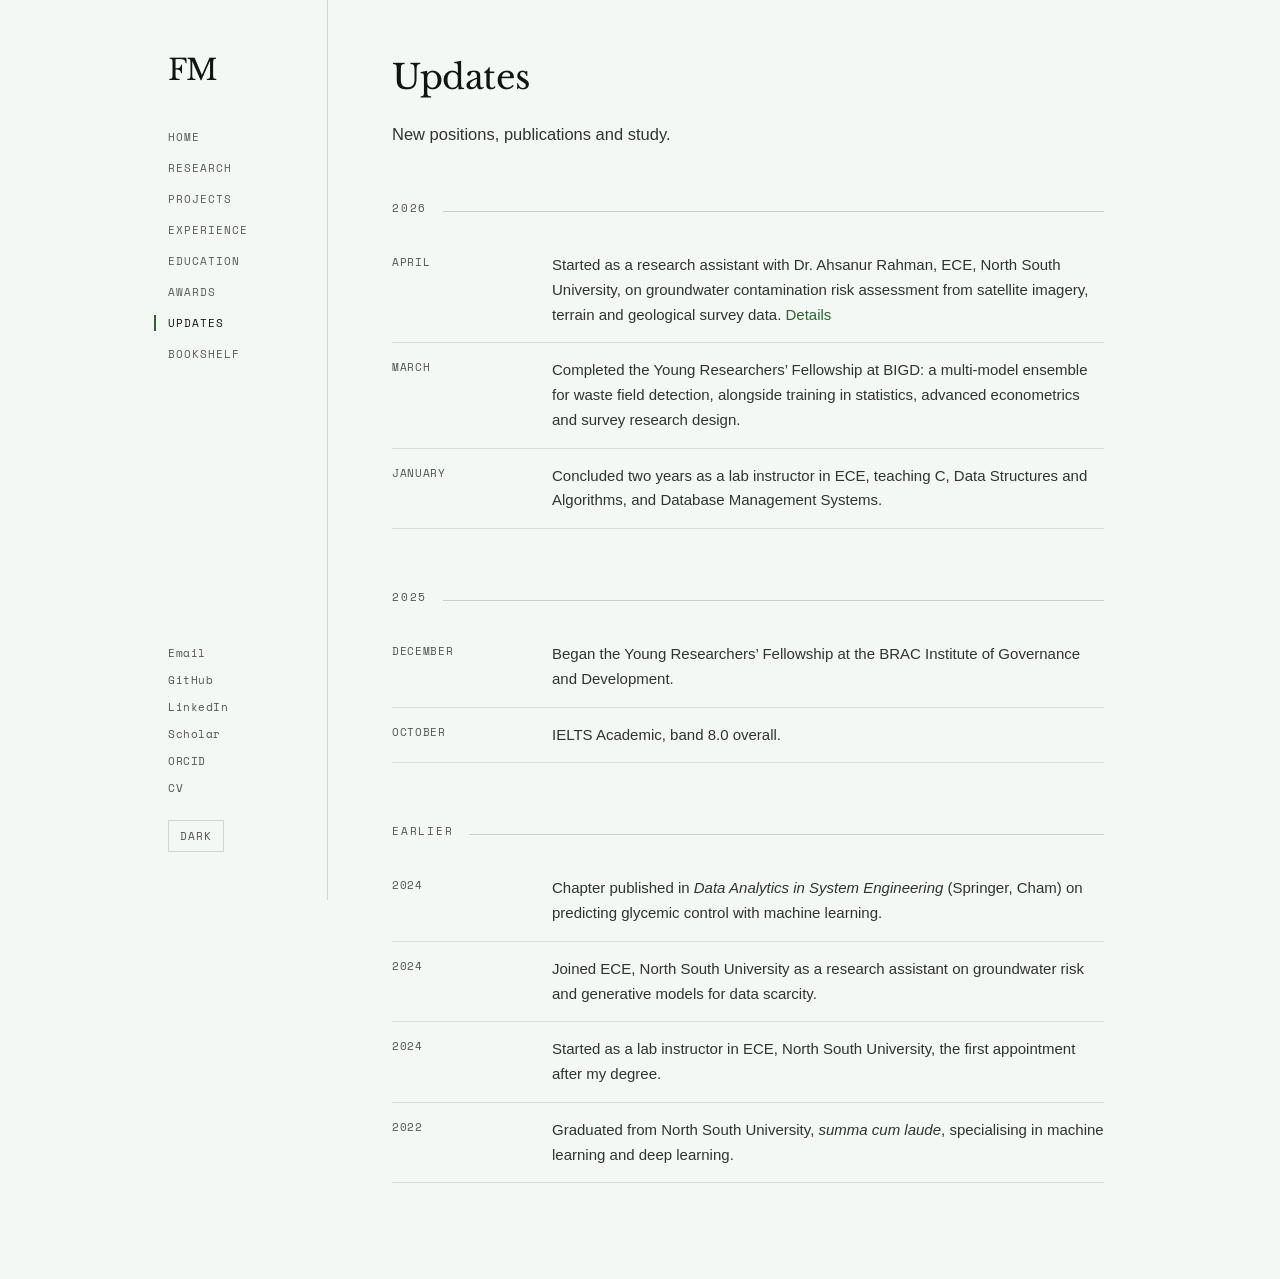
<file: updates.html>
<!DOCTYPE html>
<html lang="en">
<head>
<meta charset="utf-8">
<meta name="viewport" content="width=device-width, initial-scale=1">
<title>Updates &middot; Md Farabi Mahbub</title>
<meta name="description" content="New positions, publications and study, most recent first.">
<link rel="icon" href="favicon.ico" sizes="48x48">
<link rel="icon" href="assets/favicon-192.png" type="image/png" sizes="192x192">
<link rel="icon" href="assets/favicon.svg" type="image/svg+xml">
<link rel="apple-touch-icon" href="assets/apple-touch-icon.png">
<link rel="preconnect" href="https://fonts.googleapis.com">
<link rel="preconnect" href="https://fonts.gstatic.com" crossorigin>
<link href="https://fonts.googleapis.com/css2?family=Libre+Baskerville:ital,wght@0,400;0,700;1,400&family=Space+Mono:wght@400&display=swap" rel="stylesheet">
<link rel="stylesheet" href="assets/style.css?v=9">
<link rel="canonical" href="https://farabimahbub.github.io/updates.html">
<meta property="og:url" content="https://farabimahbub.github.io/updates.html">
<meta property="og:type" content="website">
<meta property="og:site_name" content="Md Farabi Mahbub">
<meta property="og:title" content="Updates &middot; Md Farabi Mahbub">
<script>try{if(localStorage.getItem('fm-theme')==='dark')document.documentElement.setAttribute('data-theme','dark')}catch(e){}</script>
<script src="assets/main.js" defer></script>
</head>
<body>
<a class="skip" href="#main">Skip to content</a>
<div class="layout">

  <aside class="sidebar">
    <a class="brand" href="index.html">FM</a>
    <nav class="nav" aria-label="Sections">
      <a href="index.html">Home</a>
      <a href="research.html">Research</a>
      <a href="projects.html">Projects</a>
      <a href="experience.html">Experience</a>
      <a href="education.html">Education</a>
      <a href="awards.html">Awards</a>
      <a href="updates.html" aria-current="page">Updates</a>
      <a href="bookshelf.html">Bookshelf</a>
    </nav>
    <div class="social">
      <a href="mailto:farabimahbub@gmail.com">Email</a>
      <a href="https://github.com/farabimahbub" target="_blank" rel="noopener">GitHub</a>
      <a href="https://www.linkedin.com/in/farabimahbub" target="_blank" rel="noopener">LinkedIn</a>
      <a href="https://scholar.google.com/citations?user=rqI1NVMAAAAJ" target="_blank" rel="noopener">Scholar</a>
      <a href="https://orcid.org/0009-0001-5805-5018" target="_blank" rel="noopener">ORCID</a>
      <a href="assets/cv.pdf">CV</a>
    </div>
    <button class="theme-toggle" id="theme-toggle" type="button">Dark</button>
  </aside>

  <main class="main" id="main">

    <h1 class="page-title">Updates</h1>
    <p class="lede">New positions, publications and study.</p>

    <div class="section"><h2>2026</h2></div>
    <div class="list">
      <div class="line"><span class="meta">APRIL</span><span>Started as a research assistant with Dr. Ahsanur Rahman, ECE, North South University, on groundwater contamination risk assessment from satellite imagery, terrain and geological survey data. <a href="research.html">Details</a></span></div>
      <div class="line"><span class="meta">MARCH</span><span>Completed the Young Researchers&rsquo; Fellowship at BIGD: a multi-model ensemble for waste field detection, alongside training in statistics, advanced econometrics and survey research design.</span></div>
      <div class="line"><span class="meta">JANUARY</span><span>Concluded two years as a lab instructor in ECE, teaching C, Data Structures and Algorithms, and Database Management Systems.</span></div>
    </div>

    <div class="section"><h2>2025</h2></div>
    <div class="list">
      <div class="line"><span class="meta">DECEMBER</span><span>Began the Young Researchers&rsquo; Fellowship at the BRAC Institute of Governance and Development.</span></div>
      <div class="line"><span class="meta">OCTOBER</span><span>IELTS Academic, band 8.0 overall.</span></div>
    </div>

    <div class="section"><h2>Earlier</h2></div>
    <div class="list">
      <div class="line"><span class="meta">2024</span><span>Chapter published in <em>Data Analytics in System Engineering</em> (Springer, Cham) on predicting glycemic control with machine learning.</span></div>
      <div class="line"><span class="meta">2024</span><span>Joined ECE, North South University as a research assistant on groundwater risk and generative models for data scarcity.</span></div>
      <div class="line"><span class="meta">2024</span><span>Started as a lab instructor in ECE, North South University, the first appointment after my degree.</span></div>
      <div class="line"><span class="meta">2022</span><span>Graduated from North South University, <em>summa cum laude</em>, specialising in machine learning and deep learning.</span></div>
    </div>

  </main>
</div>
</body>
</html>
</file>
<file: assets/style.css>
/* ---- tokens ---------------------------------------------------------- */

:root {
  --bg:     oklch(0.976 0.006 150);
  --fg:     oklch(0.25 0.012 150);
  --strong: oklch(0.19 0.014 150);
  --body:   oklch(0.32 0.01 150);
  --dim:    oklch(0.4 0.009 150);
  --mut:    oklch(0.47 0.008 150);
  --label:  oklch(0.44 0.008 150);
  --rule:   oklch(0.9 0.006 150);
  --rule2:  oklch(0.85 0.007 150);
  --edge:   oklch(0.87 0.007 150);
  --hover:  oklch(0.955 0.008 150);
  --acc:    oklch(0.45 0.09 148);
  --acc-h:  oklch(0.34 0.08 148);

  --serif: 'Libre Baskerville', Georgia, serif;
  --mono:  'Space Mono', ui-monospace, SFMono-Regular, Menlo, monospace;
  --sans:  -apple-system, BlinkMacSystemFont, 'Helvetica Neue', Helvetica, Arial, sans-serif;
}

:root[data-theme="dark"] {
  --bg:     oklch(0.155 0 0);
  --fg:     oklch(0.9 0 0);
  --strong: oklch(0.97 0 0);
  --body:   oklch(0.85 0 0);
  --dim:    oklch(0.76 0 0);
  --mut:    oklch(0.66 0 0);
  --label:  oklch(0.64 0 0);
  --rule:   oklch(0.24 0 0);
  --rule2:  oklch(0.28 0 0);
  --edge:   oklch(0.26 0 0);
  --hover:  oklch(0.19 0 0);
  --acc:    oklch(0.79 0.085 78);
  --acc-h:  oklch(0.87 0.065 80);
}

/* ---- base ------------------------------------------------------------ */

* { box-sizing: border-box; }

/* class-based display rules below would otherwise beat the UA hidden rule */
[hidden] { display: none !important; }

html { scroll-behavior: smooth; }

body {
  margin: 0;
  background: var(--bg);
  color: var(--fg);
  font-family: var(--sans);
  -webkit-font-smoothing: antialiased;
}

a { color: var(--acc); text-decoration: none; }
a:hover { color: var(--acc-h); }

:focus-visible { outline: 2px solid var(--acc); outline-offset: 3px; }

.skip {
  position: absolute;
  left: -9999px;
  top: 0;
  background: var(--bg);
  color: var(--strong);
  font-family: var(--mono);
  font-size: 11px;
  letter-spacing: 0.09em;
  text-transform: uppercase;
  padding: 10px 14px;
  border: 1px solid var(--acc);
  z-index: 10;
}
.skip:focus { left: 8px; top: 8px; }

/* ---- layout ---------------------------------------------------------- */

.layout {
  min-height: 100vh;
  display: grid;
  grid-template-columns: 216px minmax(0, 1fr);
  /* 216 sidebar + 840 main. Centring the pair keeps the rail beside the
     text on a wide screen instead of stranding it at the window edge. */
  max-width: 1056px;
  margin: 0 auto;
}

.sidebar {
  border-right: 1px solid var(--edge);
  padding: 56px 0 48px 56px;
  position: sticky;
  top: 0;
  align-self: start;
  min-height: 100vh;
  display: flex;
  flex-direction: column;
}

.main {
  padding: 56px 64px 96px;
  max-width: 840px;
}
.main--narrow { max-width: 720px; }

/* ---- sidebar --------------------------------------------------------- */

.brand {
  font-family: var(--serif);
  font-size: 29px;
  line-height: 1;
  letter-spacing: -0.02em;
  color: var(--strong);
  margin-bottom: 44px;
  align-self: flex-start;
}
.brand:hover { color: var(--acc); }

.nav {
  display: flex;
  flex-direction: column;
  gap: 15px;
  font-family: var(--mono);
  font-size: 11px;
  letter-spacing: 0.09em;
  text-transform: uppercase;
}
.nav a {
  color: var(--mut);
  border-left: 2px solid transparent;
  padding-left: 12px;
  margin-left: -14px;
}
.nav a:hover { color: var(--strong); }
.nav a[aria-current="page"] {
  color: var(--strong);
  border-left-color: var(--acc);
}

.social {
  margin-top: auto;
  padding-top: 40px;
  display: flex;
  flex-direction: column;
  gap: 11px;
  font-family: var(--mono);
  font-size: 11px;
  letter-spacing: 0.05em;
}
.social a { color: var(--label); }
.social a:hover { color: var(--acc); }

.theme-toggle {
  margin-top: 24px;
  align-self: flex-start;
  background: none;
  border: 1px solid var(--edge);
  color: var(--label);
  font-family: var(--mono);
  font-size: 11px;
  letter-spacing: 0.09em;
  text-transform: uppercase;
  padding: 7px 11px;
  cursor: pointer;
}
.theme-toggle:hover { color: var(--acc); border-color: var(--acc); }

/* ---- page furniture -------------------------------------------------- */

.page-title {
  font-family: var(--serif);
  font-weight: 400;
  font-size: 34px;
  line-height: 1.24;
  letter-spacing: -0.012em;
  margin: 0 0 22px;
  color: var(--strong);
}

.lede {
  font-size: 16.5px;
  line-height: 1.7;
  margin: 0 0 15px;
  max-width: 56ch;
  color: var(--body);
  text-wrap: pretty;
}
.lede--mut { color: var(--mut); margin-bottom: 0; }

.section {
  display: flex;
  align-items: baseline;
  gap: 16px;
  margin: 60px 0 22px;
}
.section:first-of-type { margin-top: 52px; }
.section h2 {
  font-family: var(--mono);
  font-weight: 400;
  font-size: 11px;
  letter-spacing: 0.16em;
  text-transform: uppercase;
  color: var(--label);
  margin: 0;
}
.section::after {
  content: "";
  flex: 1;
  height: 1px;
  background: var(--rule2);
}
.section .count {
  font-family: var(--mono);
  font-size: 11px;
  letter-spacing: 0.06em;
  color: var(--label);
  order: 3;
}

.list { display: flex; flex-direction: column; }

/* ---- entry rows ------------------------------------------------------ */

.row {
  display: grid;
  grid-template-columns: 132px minmax(0, 1fr);
  gap: 28px;
  padding: 20px 0;
  border-bottom: 1px solid var(--rule);
}

.meta {
  font-family: var(--mono);
  font-size: 11px;
  line-height: 1.75;
  letter-spacing: 0.06em;
  color: var(--label);
  display: flex;
  flex-direction: column;
}

.row-head {
  display: flex;
  justify-content: space-between;
  gap: 22px;
  align-items: baseline;
  margin-bottom: 10px;
}

.row-title {
  font-family: var(--serif);
  font-weight: 400;
  font-size: 19px;
  line-height: 1.4;
  margin: 0;
  color: var(--strong);
}

.row p {
  font-size: 15px;
  line-height: 1.75;
  margin: 0;
  max-width: 62ch;
  color: var(--dim);
  text-wrap: pretty;
}

/* institution line, sits between the entry title and its description */
.row p.row-org {
  font-size: 15px;
  line-height: 1.6;
  margin: 0 0 7px;
  color: var(--body);
}

/* expandable abstract on publication entries */
.abstract { margin: 13px 0 0; }
.abstract summary {
  font-family: var(--mono);
  font-size: 11px;
  letter-spacing: 0.09em;
  text-transform: uppercase;
  color: var(--acc);
  cursor: pointer;
  list-style: none;
  display: inline-flex;
  align-items: center;
  gap: 8px;
}
.abstract summary::-webkit-details-marker { display: none; }
.abstract summary:hover { color: var(--acc-h); }
.abstract summary::before {
  content: "";
  width: 0;
  height: 0;
  border-left: 4px solid currentColor;
  border-top: 3.5px solid transparent;
  border-bottom: 3.5px solid transparent;
  transition: transform 0.15s ease;
}
.abstract[open] summary::before { transform: rotate(90deg); }
.row .abstract p {
  font-size: 14.5px;
  line-height: 1.75;
  margin: 11px 0 0;
  max-width: 60ch;
  color: var(--dim);
  border-left: 2px solid var(--rule2);
  padding-left: 15px;
}

.row p.pub-note {
  font-size: 14.5px;
  line-height: 1.7;
  margin: 9px 0 0;
  max-width: 62ch;
  color: var(--mut);
}

.row p.pub-links {
  margin: 14px 0 0;
  display: flex;
  flex-wrap: wrap;
  gap: 10px 20px;
  font-family: var(--mono);
  font-size: 11px;
  letter-spacing: 0.09em;
  text-transform: uppercase;
}
.row p.pub-links a {
  text-decoration: underline;
  text-decoration-thickness: 1px;
  text-underline-offset: 4px;
  text-decoration-color: var(--rule2);
}
.row p.pub-links a:hover { text-decoration-color: currentColor; }

.cite-title {
  font-family: var(--serif);
  font-size: 16px;
  color: var(--strong);
}

/* compact single-line rows: updates, awards */
.line {
  display: grid;
  grid-template-columns: 132px minmax(0, 1fr);
  gap: 28px;
  padding: 15px 0;
  border-bottom: 1px solid var(--rule);
  font-size: 15px;
  line-height: 1.65;
  color: var(--body);
}
.line .meta { display: block; }

.more {
  margin: 22px 0 0;
  font-family: var(--mono);
  font-size: 11px;
  letter-spacing: 0.09em;
  text-transform: uppercase;
}

.note {
  margin: 28px 0 0;
  font-size: 15px;
  line-height: 1.75;
  max-width: 60ch;
  color: var(--mut);
  text-wrap: pretty;
}
.note--wide { font-size: 15.5px; margin-top: 36px; color: var(--dim); }

.tools {
  font-size: 15px;
  line-height: 1.9;
  margin: 0;
  max-width: 62ch;
  color: var(--dim);
}

/* ---- home hero ------------------------------------------------------- */

.hero {
  display: grid;
  grid-template-columns: minmax(0, 1fr) 172px;
  gap: 48px;
  align-items: start;
}

.portrait {
  width: 172px;
  height: 210px;
  /* the text column runs about 330px, the portrait 210px. this closes
     roughly half the gap without pretending the two are centred. */
  margin-top: 30px;
  object-fit: cover;
  border-radius: 2px;
  display: block;
  background: var(--hover);
  border: 1px solid var(--rule2);
}

/* ---- bookshelf ------------------------------------------------------- */

.book {
  display: grid;
  grid-template-columns: 54px minmax(0, 1fr) auto;
  gap: 22px;
  align-items: center;
  padding: 16px 0;
  border-bottom: 1px solid var(--rule);
  color: inherit;
}
.book:hover { background: var(--hover); color: inherit; }
.book img {
  width: 54px;
  display: block;
  border: 1px solid var(--rule2);
}
.book .title {
  display: block;
  font-family: var(--serif);
  font-size: 16px;
  line-height: 1.35;
  color: var(--strong);
}
.book .author {
  display: block;
  font-size: 14px;
  line-height: 1.5;
  margin-top: 5px;
  color: var(--mut);
}
/* Five stars from one masked tile: each star is 12.6px wide on a 16px pitch.
   --fill comes from tools/refresh_shelves.py, which shares this geometry. */
.book .stars {
  --star: url("data:image/svg+xml,%3Csvg xmlns='http://www.w3.org/2000/svg' viewBox='2 2 20 19' preserveAspectRatio='xMinYMid meet'%3E%3Cpath d='M12 17.27L18.18 21l-1.64-7.03L22 9.24l-7.19-.61L12 2 9.19 8.63 2 9.24l5.46 4.73L5.82 21z'/%3E%3C/svg%3E");
  display: block;
  width: 77px;
  height: 12px;
  background: linear-gradient(90deg, var(--label) var(--fill, 0%), var(--rule2) 0);
  -webkit-mask: var(--star) 0 0 / 16px 12px repeat-x;
  mask: var(--star) 0 0 / 16px 12px repeat-x;
}

.status {
  font-family: var(--mono);
  font-size: 11px;
  letter-spacing: 0.09em;
  text-transform: uppercase;
  color: var(--label);
  margin: 24px 0 0;
}

.gr-host {
  position: absolute;
  left: -9999px;
  width: 1px;
  height: 1px;
  overflow: hidden;
}

/* ---- responsive ------------------------------------------------------ */

@media (max-width: 900px) {
  .layout { grid-template-columns: 1fr; }

  .sidebar {
    position: static;
    min-height: 0;
    border-right: none;
    border-bottom: 1px solid var(--edge);
    padding: 26px 24px 22px;
    display: block;
  }

  .brand { display: inline-block; font-size: 24px; margin-bottom: 18px; }

  .nav { flex-direction: row; flex-wrap: wrap; gap: 10px 20px; }
  .nav a {
    border-left: none;
    border-bottom: 2px solid transparent;
    padding: 0 0 3px;
    margin: 0;
  }
  .nav a[aria-current="page"] { border-bottom-color: var(--acc); }

  .social {
    margin-top: 18px;
    padding-top: 0;
    flex-direction: row;
    flex-wrap: wrap;
    gap: 16px;
  }

  .theme-toggle { margin-top: 18px; }

  .main { padding: 40px 24px 72px; }

  .hero { grid-template-columns: minmax(0, 1fr); gap: 28px; }
  .portrait { width: 148px; height: 180px; margin-top: 0; }
}

@media (max-width: 620px) {
  .page-title { font-size: 28px; }

  .row, .line {
    grid-template-columns: minmax(0, 1fr);
    gap: 9px;
  }
  .meta { flex-direction: row; flex-wrap: wrap; gap: 0 12px; }

  .row-head { flex-direction: column; gap: 5px; align-items: flex-start; }
  .row-title { font-size: 17.5px; }

  .book { grid-template-columns: 44px minmax(0, 1fr); gap: 16px; }
  .book img { width: 44px; }
  .book .stars { grid-column: 2; }
}

@media (prefers-reduced-motion: reduce) {
  html { scroll-behavior: auto; }
  .abstract summary::before { transition: none; }
}

@media print {
  .sidebar, .theme-toggle, .skip { display: none; }
  .layout { display: block; }
  .main { padding: 0; max-width: none; }
}
</file>
